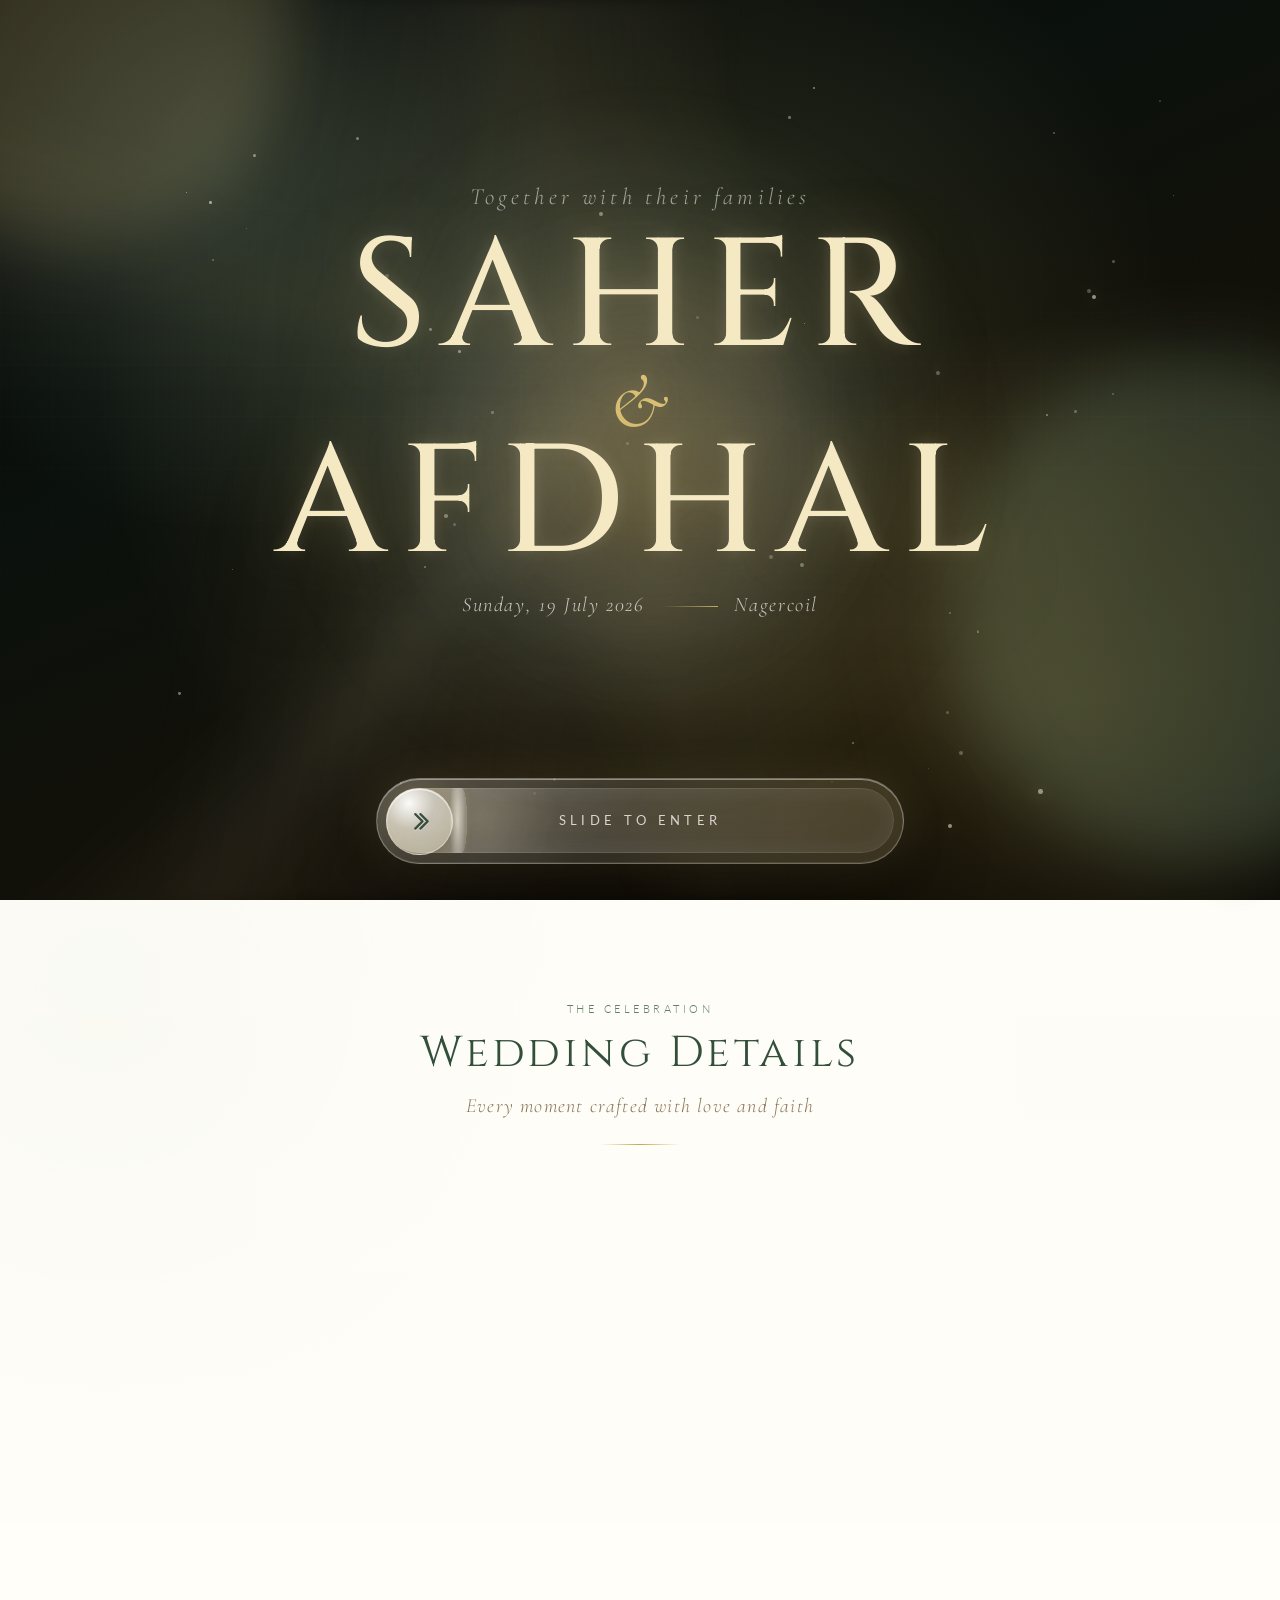
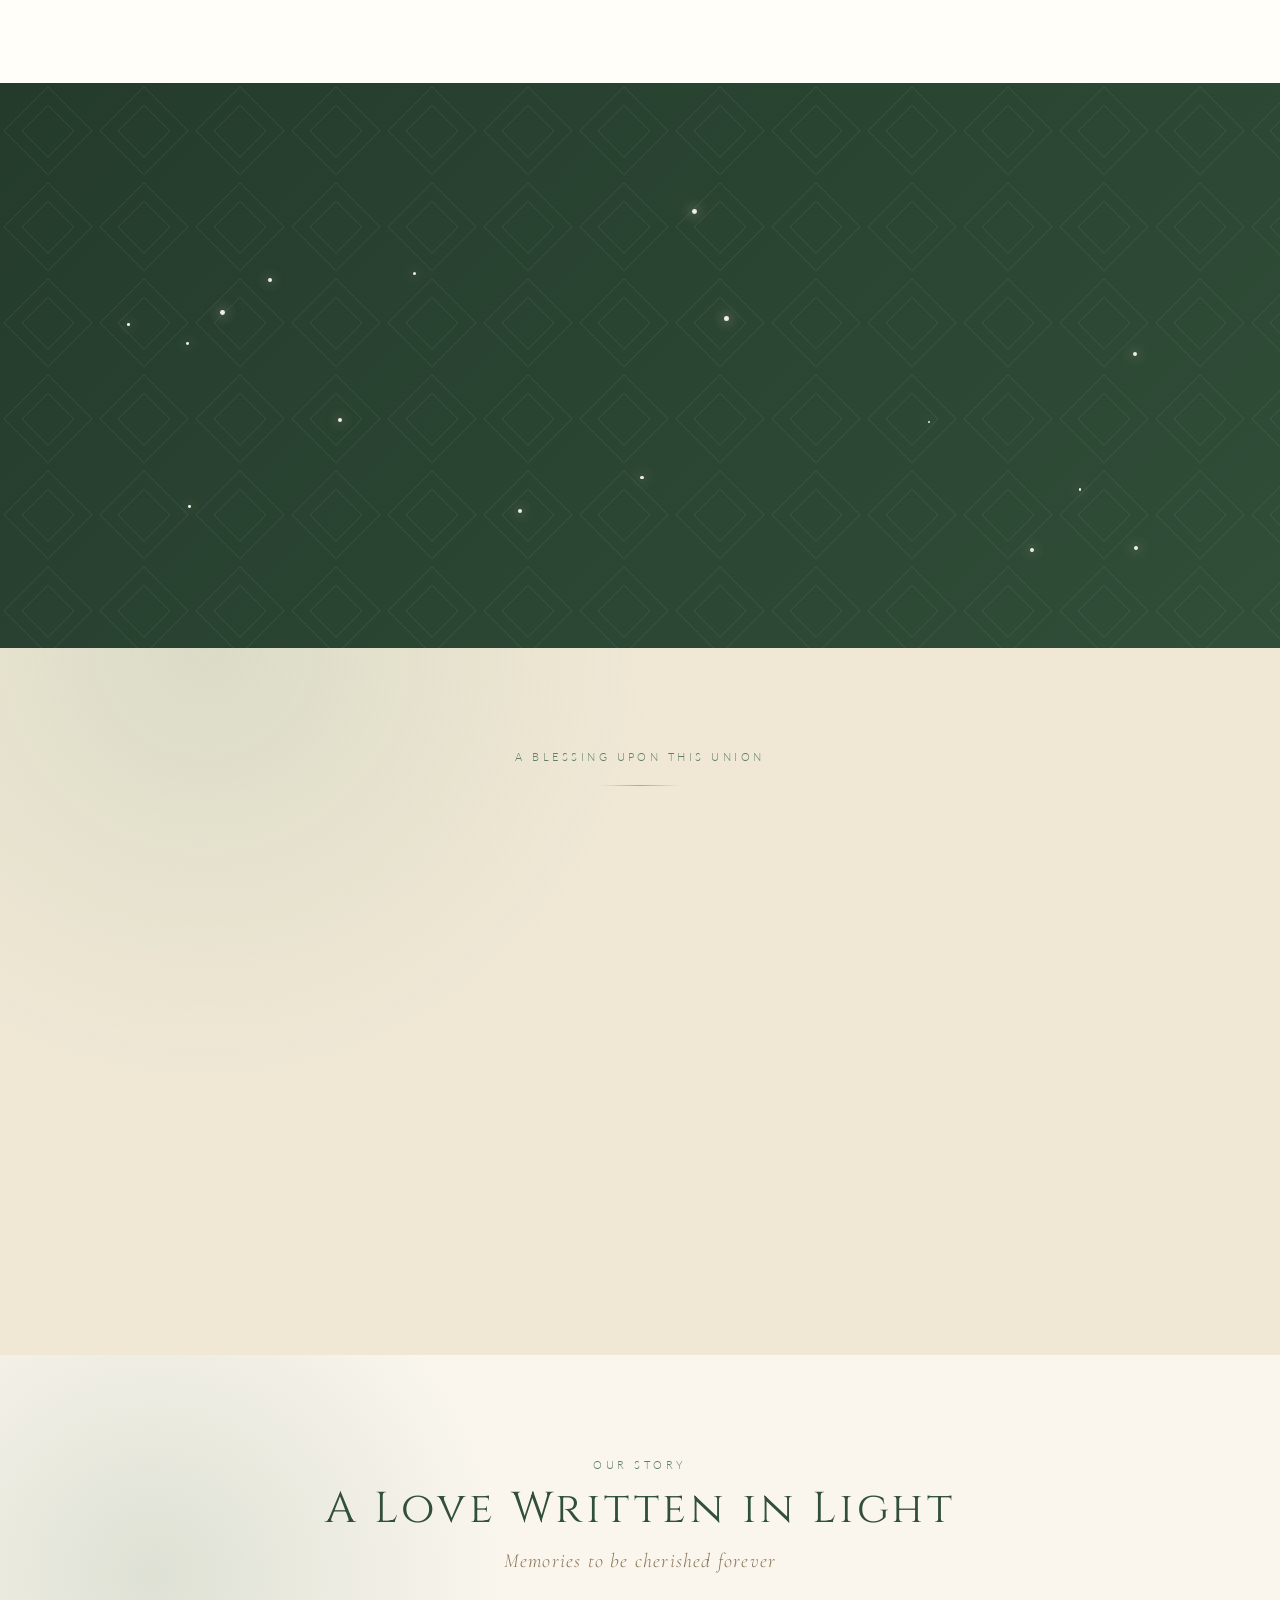
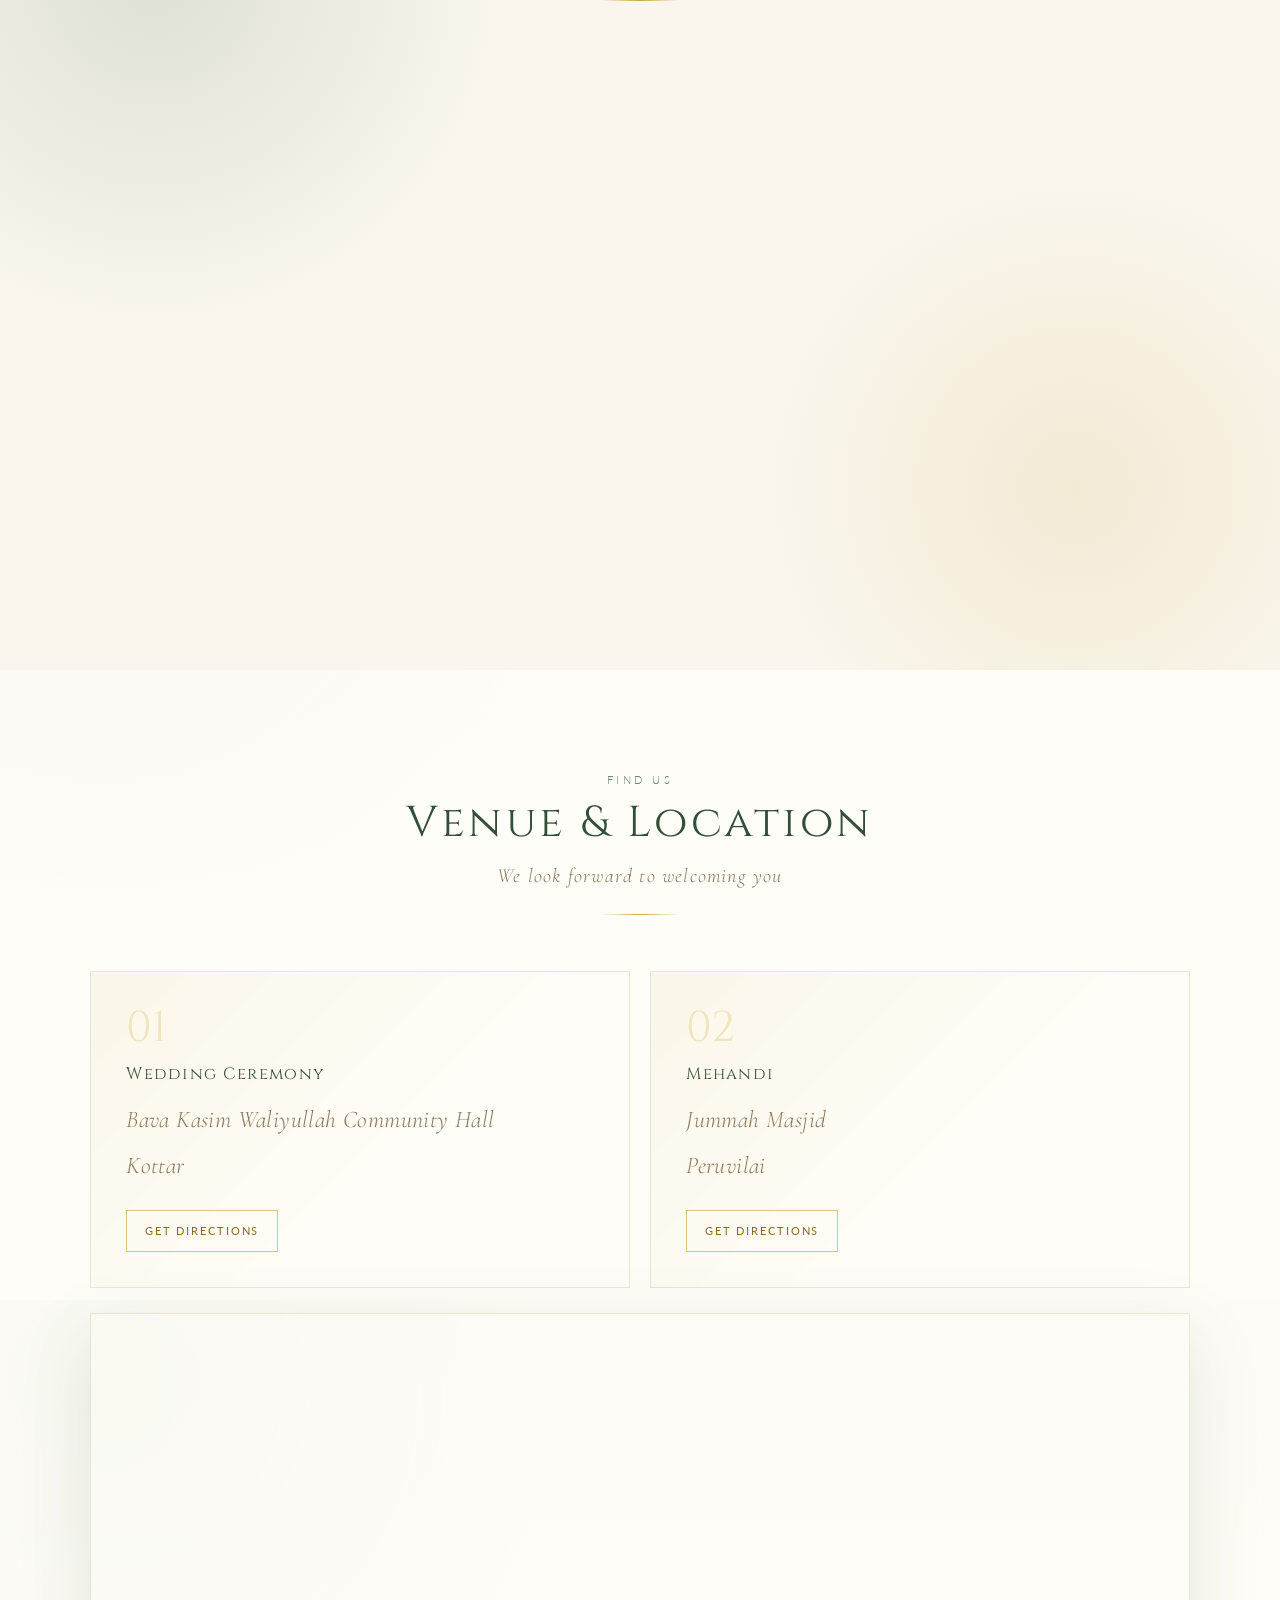
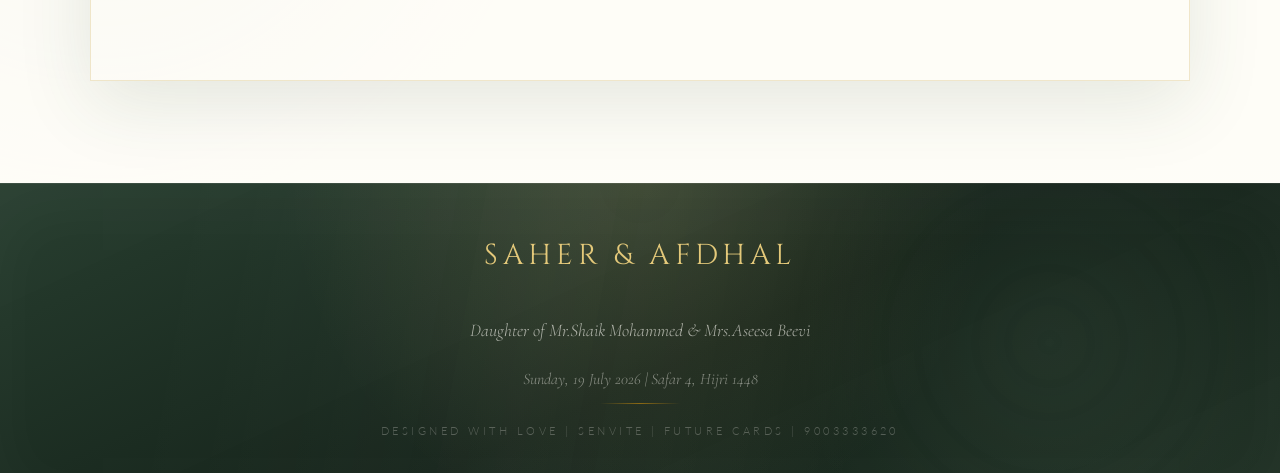
<file: index.html>
<!DOCTYPE html>
<html lang="en">

<head>
  <meta charset="UTF-8">
  <meta name="viewport" content="width=device-width, initial-scale=1.0">
  <meta name="description" content="Saher and Afdhal wedding invitation">
  <title>Saher &amp; Afdhal | Wedding Invitation</title>
  <link rel="preconnect" href="https://fonts.googleapis.com">
  <link rel="preconnect" href="https://fonts.gstatic.com" crossorigin>
  <link
    href="https://fonts.googleapis.com/css2?family=Cinzel:wght@400;500;600&family=Cormorant+Garamond:ital,wght@0,400;0,500;1,400&family=Lato:wght@300;400;700&display=swap"
    rel="stylesheet">
  <link href="https://fonts.googleapis.com/css2?family=Noto+Nastaliq+Urdu:wght@400;700&display=swap" rel="stylesheet">
  <link href="https://fonts.googleapis.com/css2?family=Aref+Ruqaa:wght@400;700&display=swap" rel="stylesheet">
  <link rel="stylesheet" href="css/main.css">
  <link rel="stylesheet" href="css/animations.css">
  <link rel="stylesheet" href="css/responsive.css">
</head>

<body>
  <section class="mobile-unlock" id="mobile-unlock" aria-label="Cinematic invitation intro">
    <div class="unlock-aurora" aria-hidden="true">
      <span class="unlock-glow glow-one"></span>
      <span class="unlock-glow glow-two"></span>
      <span class="unlock-glow glow-three"></span>
    </div>
    <div class="unlock-rays" aria-hidden="true"></div>
    <div class="unlock-particles" id="unlock-particles" aria-hidden="true"></div>
    <div class="unlock-ripple" aria-hidden="true"></div>

    <div class="unlock-hero">
      <p class="unlock-subtitle">Together with their families</p>
      <h1 class="unlock-names" aria-label="Saher and Afdhal">
        <span>SAHER</span>
        <em>&amp;</em>
        <span>AFDHAL</span>
      </h1>
      <div class="unlock-meta">
        <span>Sunday, 19 July 2026</span>
        <span>Nagercoil</span>
      </div>
    </div>

    <div class="unlock-panel">
      <div class="unlock-slider" id="unlock-slider">
        <div class="unlock-track" aria-hidden="true">
          <span class="unlock-fill" id="unlock-fill"></span>
          <span class="unlock-label">Slide to Enter</span>
          <span class="unlock-shine"></span>
        </div>
        <button class="unlock-handle" id="unlock-handle" type="button" aria-label="Slide to enter">
          <svg viewBox="0 0 24 24" fill="none" aria-hidden="true">
            <path d="M8 5l7 7-7 7" />
            <path d="M13 5l7 7-7 7" />
          </svg>
        </button>
      </div>
    </div>
  </section>

  <div id="progress" aria-hidden="true"></div>

  <nav class="site-nav" id="nav" aria-label="Primary navigation">
    <a class="nav-brand" href="#hero" aria-label="Saher and Afdhal home">S &amp; A</a>
    <ul class="nav-links" id="nav-links">
      <li><a href="#details">Details</a></li>
      <li><a href="#countdown">Countdown</a></li>
      <li><a href="#verse">Blessing</a></li>
      <li><a href="#story">Story</a></li>
      <li><a href="#location">Location</a></li>
    </ul>
    <button class="nav-toggle" id="nav-toggle" type="button" aria-label="Open menu" aria-controls="nav-links"
      aria-expanded="false">
      <span></span><span></span><span></span>
    </button>
  </nav>

  <main>
    <section class="hero" id="hero">
      <div class="hero-bg" aria-hidden="true">
        <div class="watercolor wash-a"></div>
        <div class="watercolor wash-b"></div>
        <div class="watercolor wash-c"></div>
        <div class="watercolor wash-d"></div>
        <div class="pattern-layer"></div>
        <!-- Add a subtle Madina/mosque skyline PNG at this path. Transparent or softly faded artwork works best. -->
        <div class="mosque-layer" data-parallax="0.14"></div>
        <div class="mist-layer"></div>
      </div>

      <div class="hero-calligraphy" id="arabic-bg" aria-hidden="true">
        أفضال<br>ساهر
      </div>

      <div class="floating-lanterns" aria-hidden="true">
        <!-- Replace these placeholder paths with realistic transparent PNG lantern assets. -->
        <span class="lantern-shell lantern-one"><span class="lantern"></span></span>
        <span class="lantern-shell lantern-two"><span class="lantern"></span></span>
        <span class="lantern-shell lantern-three"><span class="lantern"></span></span>
        <span class="lantern-shell lantern-four"><span class="lantern"></span></span>
      </div>

      <div class="hero-content reveal-on-load">
        <p class="bismillah">بِسْمِ اللَّهِ الرَّحْمَٰنِ الرَّحِيمِ</p>
        <p class="bismillah-eng">In the Name of Allah, the Most Gracious, the Most Merciful</p>

        <p class="hero-invite">Join us in celebrating our wedding</p>
        <div class="gold-line"><span>✦</span></div>

        <h1 class="hero-name">
          <span>SAHER</span>
          <em>&amp;</em>
          <span>AFDHAL</span>
        </h1>

        <div class="hero-date-block">
          <p>Sunday, 19 July 2026</p>
          <small>Safar 4, Hijri 1448</small>
        </div>
      </div>

      <button class="scroll-indicator" type="button" data-scroll-target="#details"
        aria-label="Scroll to wedding details">
        <span class="scroll-mouse"><span></span></span>
        <span class="scroll-text">scroll</span>
      </button>
    </section>

    <section class="section details-section" id="details">
      <div class="section-inner details-inner">
        <span class="section-tag">The Celebration</span>
        <h2 class="section-title">Wedding Details</h2>
        <p class="section-sub">Every moment crafted with love and faith</p>
        <div class="divider-gold"></div>

        <div class="detail-cards">
          <article class="detail-card reveal">
            <div class="detail-icon" aria-hidden="true">
              <svg viewBox="0 0 24 24" fill="none">
                <rect x="3" y="4" width="18" height="18" rx="2" />
                <line x1="16" y1="2" x2="16" y2="6" />
                <line x1="8" y1="2" x2="8" y2="6" />
                <line x1="3" y1="10" x2="21" y2="10" />
              </svg>
            </div>
            <p class="detail-label">Date</p>
            <h3>Sunday, 19 July 2026</h3>
            <p>Safar 4, Hijri 1448</p>
          </article>

          <article class="detail-card reveal">
            <div class="detail-icon" aria-hidden="true">
              <svg viewBox="0 0 24 24" fill="none">
                <circle cx="12" cy="12" r="10" />
                <polyline points="12 6 12 12 16 14" />
              </svg>
            </div>
            <p class="detail-label">Mehandi</p>
            <h3>18 July 2026</h3>
            <h3>5:00 PM to 9:00 PM</h3>
            <p>Jummah Masjid<br>Peruvilai</p>
          </article>

          <article class="detail-card reveal">
            <div class="detail-icon" aria-hidden="true">
              <svg viewBox="0 0 24 24" fill="none">
                <path d="M4 19h16" />
                <path d="M6 19v-7a6 6 0 0 1 12 0v7" />
                <path d="M9 19v-5h6v5" />
                <path d="M12 3v3" />
              </svg>
            </div>
            <p class="detail-label">Wedding Ceremony</p>
            <h3>19 July 2026</h3>
            <h3>11:30 AM to 2:00 PM</h3>
            <p>Bawakasim Waliyullah Community Hall<br>Elankadai, Kottar, Nagercoil</p>
          </article>
        </div>
      </div>
    </section>

    <section class="countdown-section" id="countdown">
      <div class="section-inner countdown-inner">
        <span class="section-tag section-tag-light">Time Remaining</span>
        <h2 class="section-title section-title-light">Counting Down to Forever</h2>
        <p class="section-sub section-sub-light">The blessed day draws near</p>
        <div class="countdown-grid" aria-live="polite">
          <div class="countdown-unit"><span class="count-num" id="cd-days">00</span><span
              class="count-label">Days</span></div>
          <div class="countdown-unit"><span class="count-num" id="cd-hours">00</span><span
              class="count-label">Hours</span></div>
          <div class="countdown-unit"><span class="count-num" id="cd-mins">00</span><span
              class="count-label">Minutes</span></div>
          <div class="countdown-unit"><span class="count-num" id="cd-secs">00</span><span
              class="count-label">Seconds</span></div>
        </div>
      </div>
    </section>

    <section class="section verse-section" id="verse">
      <div class="section-inner verse-inner">
        <span class="section-tag">A Blessing Upon This Union</span>
        <div class="divider-gold"></div>
        <blockquote class="verse-frame reveal">
          <span class="corner corner-tr"></span>
          <span class="corner corner-bl"></span>
          <p class="verse-arabic">وَمِنْ آيَاتِهِ أَنْ خَلَقَ لَكُم مِّنْ أَنفُسِكُمْ أَزْوَاجًا لِّتَسْكُنُوا إِلَيْهَا
            وَجَعَلَ بَيْنَكُم مَّوَدَّةً وَرَحْمَةً</p>
          <p class="verse-trans">And of His signs is that He created for you from yourselves mates that you may find
            tranquility in them; and He placed between you affection and mercy.</p>
          <cite>Quran 30:21 | Surah Ar-Rum</cite>
        </blockquote>
      </div>
    </section>

    <section class="section story-section" id="story">
      <div class="story-bg" aria-hidden="true"></div>
      <div class="section-inner story-inner">
        <span class="section-tag">Our Story</span>
        <h2 class="section-title">A Love Written in Light</h2>
        <p class="section-sub">Memories to be cherished forever</p>
        <div class="divider-gold"></div>

        <div class="story-copy reveal">
          <p class="story-lead">With gratitude to Allah, two families gather around a promise made with tenderness,
            faith, and quiet joy.</p>
          <p>Every prayer, every shared smile, and every blessing has led to this day. We invite you to witness the
            beginning of a new chapter for Saher and Afdhal, surrounded by the people whose presence makes the
            celebration complete.</p>
          <p class="story-quote">May this union be filled with barakah, mercy, companionship, and a love that grows
            softer and stronger with time.</p>
        </div>
      </div>
    </section>

    <section class="section location-section" id="location">
      <div class="section-inner location-inner">
        <span class="section-tag">Find Us</span>
        <h2 class="section-title">Venue &amp; Location</h2>
        <p class="section-sub">We look forward to welcoming you</p>
        <div class="divider-gold"></div>

        <div class="location-cards">
          <article class="loc-card reveal">
            <span>01</span>
            <h3>Wedding Ceremony</h3>
            <p>Bava Kasim Waliyullah Community Hall<br>Kottar</p>
            <a class="luxury-link" href="https://maps.app.goo.gl/FMW9myU2BBECAM8P6?g_st=ac" target="_blank" rel="noreferrer">Get
              Directions</a>
          </article>
          <article class="loc-card reveal">
            <span>02</span>
            <h3>Mehandi</h3>
            <p>Jummah Masjid<br>Peruvilai</p>
            <a class="luxury-link" href="https://maps.app.goo.gl/NmaRthPkWnetFypF9?g_st=aw" target="_blank" rel="noreferrer">Get
              Directions</a>
          </article>
        </div>

        <div class="map-wrap reveal">
          <iframe
            src="https://www.google.com/maps/embed?pb=!1m18!1m12!1m3!1d3949.401475493828!2d77.4443843!3d8.162244!2m3!1f0!2f0!3f0!3m2!1i1024!2i768!4f13.1!3m3!1m2!1s0x3b04f10c89816d77%3A0x3e15342ee7b53de5!2sBava%20Kasim%20Waliyullah%20Community%20Hall!5e0!3m2!1sen!2sin!4v1778334446871!5m2!1sen!2sin"
            loading="lazy" allowfullscreen referrerpolicy="no-referrer-when-downgrade"
            title="Bava Kasim Waliyullah Community Hall map"></iframe>
        </div>
      </div>
    </section>

  </main>

  <footer class="site-footer">
    <div class="footer-names">SAHER &amp; AFDHAL</div>
    <p class="footer-parent-names">
      <br>Daughter of Mr.Shaik Mohammed &amp; Mrs.Aseesa Beevi<br>
    </p>
    <div class="footer-date">Sunday, 19 July 2026 | Safar 4, Hijri 1448</div>

    <div class="footer-divider"></div>
    <div class="footer-copy">Designed with love | Senvite | Future Cards | 9003333620</div>
  </footer>

  <button id="music-btn" type="button" title="Toggle ambient music" aria-label="Toggle ambient music">
    <svg id="music-icon" viewBox="0 0 24 24" fill="none" stroke-width="1.5" stroke-linecap="round"
      stroke-linejoin="round" aria-hidden="true">
      <path d="M9 18V5l12-2v13" />
      <circle cx="6" cy="18" r="3" />
      <circle cx="18" cy="16" r="3" />
    </svg>
  </button>
  <audio id="introAudio" preload="auto">
    <source src="assets/audio/intro-music.mp3" type="audio/mpeg">
  </audio>

  <script src="js/countdown.js" defer></script>
  <script src="js/animations.js" defer></script>
  <script src="js/main.js" defer></script>
</body>

</html>
</file>
<file: css/main.css>
:root {
  --sage-950: #243b2c;
  --sage-900: #314f39;
  --sage-800: #3f6147;
  --sage-700: #5f8066;
  --sage-500: #88a98f;
  --sage-200: #d8e4d6;
  --ivory-50: #fffdf7;
  --ivory-100: #faf6ed;
  --ivory-200: #f0e8d5;
  --gold-700: #8b6914;
  --gold-500: #c9a84c;
  --gold-300: #e4c97a;
  --gold-100: #f5e9c4;
  --ink-900: #2c2416;
  --ink-700: #5a4a30;
  --ink-500: #8a7558;
  --white: #fffef9;
  --font-display: "Cinzel", serif;
  --font-serif: "Cormorant Garamond", serif;
  --font-body: "Lato", sans-serif;
  --font-arabic: "Noto Nastaliq Urdu", serif;
  --shadow-soft: 0 22px 70px rgba(49, 79, 57, 0.12);
  --shadow-gold: 0 18px 50px rgba(201, 168, 76, 0.16);
  --ease-luxury: cubic-bezier(0.19, 1, 0.22, 1);
  --section-pad: clamp(4.5rem, 8vw, 7rem);
}

*,
*::before,
*::after {
  box-sizing: border-box;
}

html {
  scroll-behavior: smooth;
  font-size: 16px;
}

body {
  margin: 0;
  overflow-x: hidden;
  background:
    radial-gradient(circle at 8% 10%, rgba(136, 169, 143, 0.22), transparent 28rem),
    linear-gradient(180deg, var(--ivory-100), var(--ivory-50));
  color: var(--ink-900);
  font-family: var(--font-body);
  font-weight: 300;
  text-rendering: optimizeLegibility;
}

body.nav-open {
  overflow: hidden;
}

body.unlock-active {
  height: 100dvh;
  overflow: hidden;
}

body.unlock-revealed main,
body.unlock-revealed .site-nav,
body.unlock-revealed .site-footer,
body.unlock-revealed #music-btn {
  animation: siteCinematicReveal 1.18s var(--ease-luxury) both;
}

img,
svg {
  display: block;
}

a {
  color: inherit;
}

button,
input,
textarea {
  font: inherit;
}

button {
  cursor: pointer;
}

.mobile-unlock {
  --unlock-progress: 0;
  --unlock-x: 0px;
  --unlock-lift: 0px;
  position: fixed;
  inset: 0;
  z-index: 12000;
  display: grid;
  min-height: 100svh;
  min-height: 100dvh;
  padding: max(2rem, env(safe-area-inset-top)) clamp(1rem, 4vw, 4rem) max(1.4rem, env(safe-area-inset-bottom));
  place-items: center;
  overflow: hidden;
  background:
    radial-gradient(circle at 50% 42%, rgba(228, 201, 122, 0.18), transparent min(34rem, 68vw)),
    radial-gradient(circle at 18% 20%, rgba(136, 169, 143, 0.24), transparent 22rem),
    radial-gradient(circle at 84% 78%, rgba(201, 168, 76, 0.2), transparent 24rem),
    linear-gradient(155deg, #030403 0%, #0b110d 36%, #141007 68%, #030302 100%);
  color: var(--white);
  isolation: isolate;
  opacity: 1;
  touch-action: none;
  visibility: visible;
  transition: opacity 0.95s var(--ease-luxury), visibility 0.95s var(--ease-luxury), transform 1.1s var(--ease-luxury), filter 1.1s var(--ease-luxury);
}

.mobile-unlock.is-active {
  opacity: 1;
  visibility: visible;
}

.mobile-unlock.is-leaving {
  opacity: 0;
  filter: blur(16px) brightness(1.35);
  visibility: hidden;
  transform: scale(1.08);
}

.mobile-unlock::before {
  position: absolute;
  inset: 0;
  z-index: -1;
  content: "";
  background:
    linear-gradient(100deg, transparent 0 18%, rgba(255, 255, 255, 0.08) 36%, transparent 54%),
    linear-gradient(78deg, transparent 0 42%, rgba(228, 201, 122, 0.12) 49%, transparent 62%),
    radial-gradient(circle at 50% 45%, rgba(255, 253, 247, 0.13), transparent 20rem);
  filter: blur(7px);
  opacity: calc(0.45 + (var(--unlock-progress) * 0.32));
  transform: translate3d(calc(var(--unlock-progress) * -2rem), calc(var(--unlock-progress) * 1rem), 0) scale(calc(1 + var(--unlock-progress) * 0.045));
}

.mobile-unlock::after {
  position: absolute;
  inset: 0;
  z-index: -1;
  content: "";
  background-image:
    linear-gradient(rgba(255, 253, 247, 0.035) 1px, transparent 1px),
    linear-gradient(90deg, rgba(255, 253, 247, 0.03) 1px, transparent 1px);
  background-size: 3.25rem 3.25rem;
  mask-image: linear-gradient(180deg, rgba(0, 0, 0, 0.2), #000 44%, rgba(0, 0, 0, 0.1));
  opacity: 0.42;
}

.unlock-aurora,
.unlock-particles,
.unlock-rays,
.unlock-ripple {
  position: absolute;
  inset: 0;
  pointer-events: none;
}

.unlock-rays {
  z-index: -1;
  opacity: calc(0.42 + var(--unlock-progress) * 0.28);
  background:
    conic-gradient(from 196deg at 50% 42%, transparent 0 16deg, rgba(245, 233, 196, 0.13) 23deg, transparent 32deg 72deg, rgba(228, 201, 122, 0.09) 84deg, transparent 96deg 360deg);
  filter: blur(14px);
  mix-blend-mode: screen;
  transform: translate3d(0, calc(var(--unlock-progress) * -0.75rem), 0) scale(1.24);
}

.unlock-glow {
  position: absolute;
  display: block;
  border-radius: 999px;
  filter: blur(34px);
  mix-blend-mode: screen;
  opacity: 0.72;
  will-change: transform, opacity;
}

.glow-one {
  top: -12rem;
  left: -9rem;
  width: clamp(19rem, 34vw, 32rem);
  height: clamp(19rem, 34vw, 32rem);
  background: rgba(228, 201, 122, 0.28);
  transform: translate3d(calc(var(--unlock-progress) * 4rem), calc(var(--unlock-progress) * 2rem), 0);
}

.glow-two {
  right: -11rem;
  bottom: 4%;
  width: clamp(22rem, 40vw, 38rem);
  height: clamp(22rem, 40vw, 38rem);
  background: rgba(95, 128, 102, 0.42);
  transform: translate3d(calc(var(--unlock-progress) * -4.4rem), calc(var(--unlock-progress) * -1.8rem), 0);
}

.glow-three {
  top: 30%;
  left: 50%;
  width: clamp(18rem, 30vw, 31rem);
  height: clamp(18rem, 30vw, 31rem);
  background: rgba(255, 253, 247, 0.1);
  transform: translate3d(calc(-50% + var(--unlock-progress) * -1rem), calc(var(--unlock-progress) * 1.4rem), 0) scale(calc(1 + var(--unlock-progress) * 0.26));
}

.unlock-particle {
  position: absolute;
  left: var(--px);
  top: var(--py);
  width: var(--ps);
  height: var(--ps);
  border-radius: 50%;
  background: rgba(255, 253, 247, 0.72);
  box-shadow: 0 0 16px rgba(228, 201, 122, 0.62);
  opacity: var(--po);
  transform: translate3d(calc(var(--unlock-progress) * var(--pd)), calc(var(--unlock-progress) * -1.35rem), 0);
  will-change: transform, opacity;
}

.unlock-hero {
  position: relative;
  z-index: 2;
  display: grid;
  width: min(100%, 72rem);
  justify-items: center;
  gap: clamp(0.85rem, 1.8vw, 1.4rem);
  padding-bottom: clamp(5.8rem, 12vh, 8.5rem);
  text-align: center;
  transform: translate3d(0, calc(var(--unlock-progress) * -0.55rem), 0);
  animation: unlockHeroFloat 7s ease-in-out 1.4s infinite;
}

.unlock-hero::before {
  position: absolute;
  top: 50%;
  left: 50%;
  z-index: -1;
  width: min(46rem, 88vw);
  height: min(46rem, 88vw);
  content: "";
  border-radius: 50%;
  background: radial-gradient(circle, rgba(228, 201, 122, 0.2), rgba(136, 169, 143, 0.09) 38%, transparent 69%);
  filter: blur(20px);
  transform: translate3d(-50%, -50%, 0) scale(calc(1 + var(--unlock-progress) * 0.18));
}

.unlock-subtitle {
  margin: 0;
  color: rgba(255, 253, 247, 0.56);
  font-family: var(--font-serif);
  font-size: clamp(1rem, 2.2vw, 1.45rem);
  font-style: italic;
  letter-spacing: 0.18em;
  line-height: 1.4;
  opacity: 0;
  animation: unlockFadeUp 1.2s var(--ease-luxury) 0.28s forwards;
}

.unlock-names {
  position: relative;
  display: grid;
  gap: clamp(0.04rem, 0.6vw, 0.45rem);
  margin: 0;
  color: var(--gold-100);
  font-family: var(--font-display);
  font-size: clamp(3.4rem, 12vw, 10.6rem);
  font-weight: 500;
  letter-spacing: clamp(0.08em, 1.1vw, 0.18em);
  line-height: 0.82;
  text-shadow:
    0 0 16px rgba(245, 233, 196, 0.16),
    0 0 54px rgba(228, 201, 122, 0.28),
    0 28px 78px rgba(0, 0, 0, 0.52);
  opacity: 0;
  transform: translate3d(0, 1.8rem, 0) scale(0.98);
  animation: unlockNamesReveal 1.45s var(--ease-luxury) 0.46s forwards;
}

.unlock-names::after {
  position: absolute;
  inset: -0.16em -0.24em;
  content: "";
  background: linear-gradient(105deg, transparent 20%, rgba(255, 255, 255, 0.5) 43%, rgba(228, 201, 122, 0.3) 50%, transparent 68%);
  mix-blend-mode: screen;
  opacity: 0;
  transform: translateX(-46%);
  animation: unlockNameShimmer 5.8s ease-in-out 1.9s infinite;
  pointer-events: none;
}

.unlock-names span,
.unlock-names em {
  display: block;
}

.unlock-names em {
  color: rgba(228, 201, 122, 0.92);
  font-family: var(--font-serif);
  font-size: clamp(2.2rem, 6vw, 6rem);
  font-style: italic;
  font-weight: 400;
  letter-spacing: 0.03em;
  line-height: 0.85;
}

.unlock-meta {
  display: flex;
  flex-wrap: wrap;
  justify-content: center;
  gap: 0.5rem 1rem;
  color: rgba(255, 253, 247, 0.72);
  font-family: var(--font-serif);
  font-size: clamp(1rem, 2vw, 1.28rem);
  font-style: italic;
  letter-spacing: 0.08em;
  line-height: 1.5;
  opacity: 0;
  animation: unlockFadeUp 1.25s var(--ease-luxury) 0.78s forwards;
}

.unlock-meta span + span::before {
  content: "";
  display: inline-block;
  width: 3.6rem;
  height: 1px;
  margin-right: 1rem;
  vertical-align: middle;
  background: linear-gradient(90deg, transparent, rgba(228, 201, 122, 0.78));
}

.unlock-panel {
  position: absolute;
  right: clamp(1rem, 4vw, 3rem);
  bottom: max(clamp(1.25rem, 4vh, 2.6rem), env(safe-area-inset-bottom));
  left: clamp(1rem, 4vw, 3rem);
  display: grid;
  justify-items: center;
  gap: 0.85rem;
  transform: translate3d(0, calc(var(--unlock-progress) * -0.5rem), 0);
}

.unlock-slider {
  position: relative;
  width: min(31rem, 100%);
  height: clamp(4.45rem, 8vw, 5.35rem);
  padding: clamp(0.42rem, 0.9vw, 0.58rem);
  border: 1px solid rgba(255, 253, 247, 0.28);
  border-radius: 999px;
  background:
    linear-gradient(135deg, rgba(255, 255, 255, 0.2), rgba(255, 255, 255, 0.055) 46%, rgba(228, 201, 122, 0.08)),
    rgba(255, 255, 255, 0.075);
  box-shadow:
    0 26px 86px rgba(0, 0, 0, 0.45),
    0 0 48px rgba(228, 201, 122, calc(0.16 + var(--unlock-progress) * 0.3)),
    inset 0 1px 0 rgba(255, 255, 255, 0.42),
    inset 0 -1px 0 rgba(255, 255, 255, 0.09);
  -webkit-backdrop-filter: blur(22px) saturate(1.65);
  backdrop-filter: blur(22px) saturate(1.65);
  animation: unlockBreath 3.8s ease-in-out infinite;
  touch-action: none;
  user-select: none;
  contain: layout paint;
  opacity: 0;
  transform: translate3d(0, 1.2rem, 0);
  animation-name: unlockFadeUp, unlockBreath;
  animation-duration: 1.2s, 3.8s;
  animation-timing-function: var(--ease-luxury), ease-in-out;
  animation-delay: 1.05s, 2.2s;
  animation-fill-mode: forwards, none;
  animation-iteration-count: 1, infinite;
}

.unlock-slider.is-dragging {
  animation-play-state: paused;
  box-shadow:
    0 22px 64px rgba(0, 0, 0, 0.36),
    0 0 34px rgba(228, 201, 122, 0.26),
    inset 0 1px 0 rgba(255, 255, 255, 0.38);
  transform: translate3d(0, 0, 0) scale(1.018);
}

.unlock-track,
.unlock-fill,
.unlock-label,
.unlock-shine {
  border-radius: inherit;
  pointer-events: none;
}

.unlock-track {
  position: absolute;
  inset: clamp(0.42rem, 0.9vw, 0.58rem);
  overflow: hidden;
  background:
    linear-gradient(90deg, rgba(255, 253, 247, 0.13), rgba(255, 253, 247, 0.025)),
    radial-gradient(circle at 18% 50%, rgba(245, 233, 196, 0.16), transparent 5rem),
    rgba(255, 255, 255, 0.04);
}

.unlock-track::after {
  position: absolute;
  inset: 0;
  content: "";
  border: 1px solid rgba(255, 255, 255, 0.12);
  border-radius: inherit;
  box-shadow: inset 0 0 22px rgba(255, 255, 255, 0.07);
}

.unlock-fill {
  position: absolute;
  inset: 0;
  background:
    linear-gradient(90deg, rgba(228, 201, 122, 0.3), rgba(255, 253, 247, 0.22)),
    radial-gradient(circle at 88% 50%, rgba(255, 253, 247, 0.75), transparent 3.2rem);
  box-shadow: 0 0 44px rgba(228, 201, 122, 0.24);
  transform: scaleX(calc(0.16 + var(--unlock-progress) * 0.84));
  transform-origin: left center;
  will-change: transform;
}

.unlock-label {
  position: absolute;
  inset: 0;
  display: grid;
  place-items: center;
  color: rgba(255, 253, 247, calc(0.78 - var(--unlock-progress) * 0.5));
  font-size: clamp(0.72rem, 1.45vw, 0.84rem);
  font-weight: 400;
  letter-spacing: 0.32em;
  line-height: 1;
  text-transform: uppercase;
  text-shadow: 0 0 18px rgba(255, 253, 247, 0.18);
}

.unlock-shine {
  position: absolute;
  inset: 0;
  background: linear-gradient(105deg, transparent 0 26%, rgba(255, 255, 255, 0.34) 42%, transparent 58%);
  transform: translateX(-80%);
  animation: unlockShine 2.8s ease-in-out infinite;
}

.unlock-handle {
  position: relative;
  z-index: 2;
  display: grid;
  width: calc(clamp(4.45rem, 8vw, 5.35rem) - clamp(0.84rem, 1.8vw, 1.16rem));
  height: calc(clamp(4.45rem, 8vw, 5.35rem) - clamp(0.84rem, 1.8vw, 1.16rem));
  place-items: center;
  padding: 0;
  border: 1px solid rgba(255, 253, 247, 0.42);
  border-radius: 50%;
  background:
    radial-gradient(circle at 34% 22%, rgba(255, 255, 255, 0.96), rgba(255, 253, 247, 0.36) 38%, rgba(228, 201, 122, 0.18)),
    rgba(255, 255, 255, 0.22);
  box-shadow:
    0 14px 34px rgba(0, 0, 0, 0.3),
    0 0 24px rgba(228, 201, 122, calc(0.22 + var(--unlock-progress) * 0.35)),
    inset 0 1px 0 rgba(255, 255, 255, 0.7);
  transform: translate3d(var(--unlock-x), 0, 0) scale(calc(1 + var(--unlock-progress) * 0.045));
  transition: box-shadow 0.2s ease;
  will-change: transform;
}

.unlock-handle svg {
  width: 1.55rem;
  height: 1.55rem;
  stroke: rgba(36, 59, 44, 0.88);
  stroke-linecap: round;
  stroke-linejoin: round;
  stroke-width: 2.2;
  filter: drop-shadow(0 1px 0 rgba(255, 255, 255, 0.42));
  animation: unlockArrowPulse 1.45s ease-in-out infinite;
}

.unlock-slider.is-dragging .unlock-handle {
  box-shadow:
    0 18px 40px rgba(0, 0, 0, 0.34),
    0 0 34px rgba(245, 233, 196, 0.48),
    inset 0 1px 0 rgba(255, 255, 255, 0.76);
}

.unlock-ripple {
  opacity: 0;
  background:
    radial-gradient(circle at 50% 50%, rgba(255, 253, 247, 0.7), transparent 4rem),
    radial-gradient(circle at 50% 50%, transparent 0 7rem, rgba(245, 233, 196, 0.58) 7.2rem, transparent 18rem),
    linear-gradient(105deg, transparent 34%, rgba(255, 253, 247, 0.72), transparent 66%);
  transform: scale(0.52);
}

.mobile-unlock.is-unlocked .unlock-ripple {
  animation: unlockRipple 0.82s var(--ease-luxury) forwards;
}

.mobile-unlock.is-unlocked .unlock-particle {
  animation: unlockBurst 0.9s var(--ease-luxury) forwards;
}

.enter-confetti {
  position: fixed;
  inset: 0;
  z-index: 20000;
  pointer-events: none;
  overflow: hidden;
}

.enter-confetti span {
  position: absolute;
  left: 50%;
  top: 50%;
  width: var(--cw);
  height: var(--ch);
  border-radius: 999px;
  background: var(--cc);
  box-shadow: 0 0 18px rgba(228, 201, 122, 0.38);
  opacity: 0;
  transform: translate3d(-50%, -50%, 0) rotate(var(--cr));
  animation: enterConfettiPop 1.3s var(--ease-luxury) forwards;
}

.gold-line span {
  color: var(--gold-500);
}

.divider-gold,
.footer-divider {
  width: 5rem;
  height: 1px;
  margin-inline: auto;
  background: linear-gradient(90deg, transparent, var(--gold-500), transparent);
}

#progress {
  position: fixed;
  top: 0;
  left: 0;
  z-index: 1000;
  width: 0;
  height: 2px;
  background: linear-gradient(90deg, var(--sage-700), var(--gold-500));
  transform-origin: left center;
}

.site-nav {
  position: fixed;
  top: 0;
  left: 0;
  right: 0;
  z-index: 100;
  display: flex;
  align-items: center;
  justify-content: space-between;
  padding: 1rem clamp(1.25rem, 4vw, 3rem);
  transition: background 0.45s var(--ease-luxury), box-shadow 0.45s var(--ease-luxury), backdrop-filter 0.45s var(--ease-luxury);
}

.site-nav.scrolled,
.site-nav.menu-open {
  background: rgba(250, 246, 237, 0.9);
  box-shadow: 0 1px 28px rgba(44, 36, 22, 0.08);
  backdrop-filter: blur(16px);
}

.nav-brand {
  color: var(--sage-900);
  font-family: var(--font-display);
  font-size: 1rem;
  letter-spacing: 0.22em;
  text-decoration: none;
}

.nav-links {
  display: flex;
  gap: clamp(1.1rem, 2.5vw, 2rem);
  align-items: center;
  padding: 0;
  margin: 0;
  list-style: none;
}

.nav-links a {
  position: relative;
  color: var(--ink-700);
  font-size: 0.7rem;
  letter-spacing: 0.18em;
  text-decoration: none;
  text-transform: uppercase;
}

.nav-links a::after {
  position: absolute;
  left: 0;
  bottom: -0.45rem;
  width: 100%;
  height: 1px;
  content: "";
  background: var(--gold-500);
  transform: scaleX(0);
  transform-origin: right;
  transition: transform 0.45s var(--ease-luxury);
}

.nav-links a:hover::after,
.nav-links a:focus-visible::after {
  transform: scaleX(1);
  transform-origin: left;
}

.nav-toggle {
  display: none;
  width: 2.75rem;
  height: 2.75rem;
  place-content: center;
  gap: 0.32rem;
  padding: 0;
  border: 1px solid rgba(201, 168, 76, 0.35);
  border-radius: 50%;
  background: rgba(255, 253, 247, 0.72);
}

.nav-toggle span {
  display: block;
  width: 1.15rem;
  height: 1px;
  background: var(--sage-900);
  transition: transform 0.35s var(--ease-luxury), opacity 0.35s var(--ease-luxury);
}

.hero {
  position: relative;
  isolation: isolate;
  display: grid;
  min-height: 100svh;
  place-items: center;
  overflow: hidden;
  padding: 7.5rem 1.5rem 5.5rem;
  background: var(--ivory-100);
}

.hero::before {
  position: absolute;
  inset: clamp(0.75rem, 2vw, 1.25rem);
  z-index: 1;
  content: "";
  border: 1px solid rgba(201, 168, 76, 0.42);
  pointer-events: none;
}

.hero-calligraphy {
  top: clamp(3rem, 6vw, 5rem);
  right: clamp(1.5rem, 5vw, 4rem);
  z-index: -1;

  color: rgba(63, 97, 71, 0.13);

  direction: rtl;
  font-family: "Aref Ruqaa", serif;

  font-size: clamp(5rem, 14vw, 10rem);
  font-weight: 700;

  line-height: 0.85;
  letter-spacing: 0.02em;

  text-align: right;

  transform: rotate(-4deg);

  user-select: none;

  text-shadow:
    0 0 30px rgba(201, 168, 76, 0.08),
    0 10px 40px rgba(63, 97, 71, 0.08);
}

.hero-bg,
.watercolor,
.pattern-layer,
.mosque-layer,
.mist-layer,
.hero-calligraphy,
.floating-lanterns,
.story-bg {
  position: absolute;
  pointer-events: none;
}

.hero-bg {
  inset: 0;
  z-index: -3;
  overflow: hidden;
}

.watercolor {
  border-radius: 999px;
  filter: blur(42px);
  opacity: 0.34;
  z-index: 1;
  will-change: transform;
}

.wash-a {
  top: -8rem;
  left: -7rem;
  width: clamp(17rem, 35vw, 31rem);
  height: clamp(17rem, 35vw, 31rem);
  background: rgba(63, 97, 71, 0.58);
}

.wash-b {
  right: -8rem;
  bottom: -7rem;
  width: clamp(18rem, 38vw, 34rem);
  height: clamp(18rem, 38vw, 34rem);
  background: rgba(95, 128, 102, 0.38);
}

.wash-c {
  top: 22%;
  right: 5%;
  width: 17rem;
  height: 17rem;
  background: rgba(201, 168, 76, 0.16);
}

.wash-d {
  left: 8%;
  bottom: 7%;
  width: 20rem;
  height: 20rem;
  background: rgba(136, 169, 143, 0.28);
}

.pattern-layer {
  inset: 0;
  z-index: 4;
  opacity: 0.045;
  background-image: url("data:image/svg+xml,%3Csvg width='84' height='84' viewBox='0 0 84 84' xmlns='http://www.w3.org/2000/svg'%3E%3Cg fill='none' stroke='%23314f39' stroke-width='1'%3E%3Cpath d='M42 3l39 39-39 39L3 42z'/%3E%3Cpath d='M42 18l24 24-24 24-24-24z'/%3E%3C/g%3E%3C/svg%3E");
}

.mosque-layer {
  left: 50%;
  bottom: 0;
  z-index: 2;
  width: 100%;
  min-width: 80rem;
  height: 78%;
  background:
    radial-gradient(ellipse at 50% 66%, rgba(228, 201, 122, 0.22), transparent 38%),
    linear-gradient(180deg, rgba(250, 246, 237, 0.02) 0%, rgba(250, 246, 237, 0.12) 46%, rgba(250, 246, 237, 0.72) 84%, var(--ivory-100) 100%),
    url("../assets/images/mosque-bg.png") center bottom / cover no-repeat;
  filter: saturate(1.15) contrast(1.22) blur(0.1px);
  opacity: 0.58;
  transform: translate3d(-50%, 0, 0);
  will-change: transform;
}

.mosque-layer::before {
  position: absolute;
  left: 50%;
  bottom: 4%;
  z-index: -1;
  width: min(88rem, 112vw);
  height: 76%;
  content: "";
  background:
    radial-gradient(ellipse at 50% 58%, rgba(63, 97, 71, 0.42) 0 16%, transparent 17%),
    linear-gradient(90deg, transparent 0 5%, rgba(63, 97, 71, 0.2) 5% 8%, transparent 8% 24%, rgba(63, 97, 71, 0.28) 24% 27%, transparent 27% 44%, rgba(63, 97, 71, 0.34) 44% 56%, transparent 56% 73%, rgba(63, 97, 71, 0.28) 73% 76%, transparent 76% 92%, rgba(63, 97, 71, 0.2) 92% 95%, transparent 95%),
    linear-gradient(0deg, rgba(63, 97, 71, 0.28), rgba(63, 97, 71, 0.12) 62%, transparent 63%);
  filter: blur(12px);
  opacity: 0.78;
  transform: translateX(-50%);
}

.mosque-layer::after {
  position: absolute;
  inset: -8% -10% 0;
  z-index: 2;
  content: "";
  background:
    radial-gradient(ellipse at 50% 40%, transparent 0 38%, rgba(250, 246, 237, 0.18) 58%, rgba(250, 246, 237, 0.58) 100%),
    linear-gradient(90deg, var(--ivory-100), rgba(250, 246, 237, 0.18) 15%, transparent 34%, transparent 66%, rgba(250, 246, 237, 0.18) 85%, var(--ivory-100)),
    linear-gradient(0deg, var(--ivory-100), rgba(250, 246, 237, 0.72) 21%, rgba(250, 246, 237, 0.28) 56%, transparent);
}

.mist-layer {
  inset: 0;
  z-index: 3;
  background:
    radial-gradient(ellipse at 50% 54%, transparent 0 31%, rgba(250, 246, 237, 0.26) 59%, rgba(250, 246, 237, 0.7) 100%),
    linear-gradient(180deg, rgba(250, 246, 237, 0.82), rgba(250, 246, 237, 0.18) 34%, rgba(250, 246, 237, 0.32) 66%, var(--ivory-100));
}

.hero-calligraphy {
  top: clamp(4rem, 8vw, 6.5rem);
  right: clamp(1.25rem, 6vw, 5rem);
  z-index: -1;
  color: rgba(63, 97, 71, 0.16);
  direction: rtl;
  font-family: var(--font-arabic);
  font-size: clamp(4.5rem, 15vw, 12rem);
  font-weight: 700;
  line-height: 0.83;
  text-align: right;
  user-select: none;
}

.floating-lanterns {
  inset: 0;
  z-index: 1;
  overflow: hidden;
}

.lantern-shell {
  position: absolute;
  display: block;
  width: var(--size, 8rem);
  aspect-ratio: 0.58;
  opacity: 0;
  transform: translate3d(var(--rise-x, 0), 42vh, 0) scale(0.9);
  transform-origin: center bottom;
  will-change: transform, opacity;
}

.lantern {
  display: block;
  width: 100%;
  height: 100%;
  background-image: var(--lantern-image);
  background-repeat: no-repeat;
  background-position: center;
  background-size: contain;
  filter:
    drop-shadow(0 0 14px rgba(245, 233, 196, 0.72))
    drop-shadow(0 22px 42px rgba(44, 36, 22, 0.18))
    drop-shadow(0 0 44px rgba(228, 201, 122, 0.34))
    blur(var(--blur, 0));
  transform-origin: center center;
  will-change: transform;
}

.lantern::after {
  position: absolute;
  inset: 25% 15% 20%;
  content: "";
  border-radius: 50%;
  background:
    radial-gradient(circle, rgba(255, 247, 210, 0.78), rgba(228, 201, 122, 0.28) 44%, transparent 70%);
  filter: blur(18px);
  mix-blend-mode: screen;
}

.lantern-one {
  --lantern-image: url("../assets/images/lantern1.png");
  --size: clamp(7.5rem, 13vw, 12rem);
  --rest-y: 17vh;
  --rise-x: -1.8rem;
  --rest-x: 0;
  --rest-scale: 1;
  --rest-opacity: 0.92;
  --mid-opacity: 0.82;
  top: 13%;
  right: clamp(1.6rem, 5vw, 5.2rem);
}

.lantern-two {
  --lantern-image: url("../assets/images/lantern2.png");
  --size: clamp(5.8rem, 9vw, 8.4rem);
  --rest-y: 25vh;
  --rise-x: 1.4rem;
  --rest-x: 0;
  --rest-scale: 0.94;
  --rest-opacity: 0.68;
  --mid-opacity: 0.58;
  --blur: 0.55px;
  top: 33%;
  right: clamp(0.8rem, 2.8vw, 2.6rem);
}

.lantern-three {
  --lantern-image: url("../assets/images/lantern1.png");
  --size: clamp(6.5rem, 11vw, 10rem);
  --rest-y: 22vh;
  --rise-x: 1.8rem;
  --rest-x: 0;
  --rest-scale: 0.98;
  --rest-opacity: 0.76;
  --mid-opacity: 0.66;
  --blur: 0.35px;
  top: 26%;
  left: clamp(1rem, 4.8vw, 4.6rem);
}

.lantern-four {
  --lantern-image: url("../assets/images/lantern2.png");
  --size: clamp(4.8rem, 7.5vw, 7rem);
  --rest-y: 14vh;
  --rise-x: -1rem;
  --rest-x: 0;
  --rest-scale: 0.9;
  --rest-opacity: 0.54;
  --mid-opacity: 0.46;
  --blur: 0.9px;
  top: 48%;
  left: clamp(0.6rem, 2.8vw, 2.4rem);
}

.hero-content {
  position: relative;
  z-index: 3;
  width: min(100%, 47rem);
  text-align: center;
}

.bismillah {
  margin: 0 0 0.45rem;
  color: var(--sage-900);
  direction: rtl;
  font-family: var(--font-arabic);
  font-size: clamp(1.35rem, 3vw, 2rem);
}

.bismillah-eng {
  max-width: 36rem;
  margin: 0 auto clamp(2.5rem, 5vw, 4rem);
  color: var(--ink-700);
  font-family: var(--font-serif);
  font-size: clamp(1rem, 2vw, 1.25rem);
  font-style: italic;
  line-height: 1.6;
}

.hero-invite,
.section-tag,
.detail-label,
.count-label,
.footer-copy {
  font-size: 0.68rem;
  letter-spacing: 0.32em;
  text-transform: uppercase;
}

.hero-invite {
  margin: 0 0 1rem;
  color: var(--sage-900);
  font-weight: 400;
}

.gold-line {
  display: flex;
  align-items: center;
  justify-content: center;
  gap: 1rem;
  width: min(18rem, 65vw);
  margin: 0 auto clamp(1.4rem, 3vw, 2rem);
}

.gold-line::before,
.gold-line::after {
  flex: 1;
  height: 1px;
  content: "";
  background: linear-gradient(90deg, transparent, var(--gold-500), transparent);
}

.hero-name {
  display: grid;
  gap: 0.1rem;
  margin: 0;
  color: var(--sage-900);
  font-family: var(--font-display);
  font-size: clamp(3rem, 9vw, 6.8rem);
  font-weight: 400;
  letter-spacing: 0.01em;
  line-height: 0.98;
  text-shadow: 0 18px 44px rgba(63, 97, 71, 0.12);
}

.hero-name em {
  color: var(--gold-500);
  font-family: var(--font-serif);
  font-size: clamp(1.75rem, 5vw, 3.2rem);
  font-style: italic;
  letter-spacing: 0.02em;
}

.hero-date-block {
  width: min(34rem, 92vw);
  margin: clamp(1.75rem, 4vw, 3rem) auto 0;
  padding-top: 1.35rem;
  border-top: 1px solid rgba(201, 168, 76, 0.35);
  color: var(--ink-700);
  font-family: var(--font-serif);
}

.hero-date-block p,
.hero-date-block small {
  margin: 0;
}

.hero-date-block p {
  font-size: clamp(1.08rem, 2.4vw, 1.45rem);
  font-style: italic;
  letter-spacing: 0.12em;
}

.hero-date-block small {
  display: block;
  margin-top: 0.35rem;
  color: var(--ink-500);
  font-size: 0.86rem;
  letter-spacing: 0.08em;
}

.scroll-indicator {
  position: absolute;
  bottom: 2rem;
  left: 50%;
  display: grid;
  justify-items: center;
  gap: 0.55rem;
  padding: 0;
  border: 0;
  background: transparent;
  color: var(--ink-500);
  transform: translateX(-50%);
}

.scroll-mouse {
  display: grid;
  justify-content: center;
  width: 1.25rem;
  height: 2rem;
  padding-top: 0.4rem;
  border: 1px solid rgba(90, 74, 48, 0.5);
  border-radius: 99px;
}

.scroll-mouse span {
  width: 3px;
  height: 6px;
  border-radius: 99px;
  background: var(--gold-500);
}

.scroll-text {
  font-size: 0.58rem;
  letter-spacing: 0.28em;
  text-transform: uppercase;
}

.section {
  position: relative;
  padding: var(--section-pad) 1.5rem;
}

.section-inner {
  width: min(100%, 68.75rem);
  margin: 0 auto;
}

.section-tag {
  display: block;
  margin-bottom: 0.8rem;
  color: var(--sage-700);
  text-align: center;
}

.section-title {
  margin: 0;
  color: var(--sage-900);
  font-family: var(--font-display);
  font-size: clamp(1.8rem, 4vw, 2.7rem);
  font-weight: 400;
  letter-spacing: 0.08em;
  line-height: 1.2;
  text-align: center;
}

.section-sub {
  max-width: 38rem;
  margin: 0.6rem auto 0;
  color: var(--ink-500);
  font-family: var(--font-serif);
  font-size: clamp(1.05rem, 2vw, 1.25rem);
  font-style: italic;
  letter-spacing: 0.06em;
  line-height: 1.65;
  text-align: center;
}

.divider-gold {
  margin-top: 1.35rem;
  margin-bottom: clamp(2.25rem, 5vw, 3.5rem);
}

.section-tag-light,
.section-title-light {
  color: var(--ivory-50);
}

.section-sub-light {
  color: rgba(255, 253, 247, 0.58);
}

.details-section,
.location-section {
  background: rgba(255, 254, 249, 0.82);
}

.detail-cards,
.location-cards {
  display: grid;
  grid-template-columns: repeat(3, minmax(0, 1fr));
  gap: 1.25rem;
}

.detail-card,
.loc-card,
.verse-frame {
  position: relative;
  overflow: hidden;
  border: 1px solid rgba(201, 168, 76, 0.26);
  background: rgba(255, 253, 247, 0.72);
  box-shadow: 0 1px 0 rgba(255, 255, 255, 0.6) inset;
}

.detail-card {
  min-height: 18rem;
  padding: clamp(1.8rem, 3vw, 2.45rem);
  text-align: center;
  transition: transform 0.55s var(--ease-luxury), box-shadow 0.55s var(--ease-luxury), border-color 0.55s var(--ease-luxury);
}

.detail-card::before,
.loc-card::before {
  position: absolute;
  inset: 0;
  content: "";
  background: linear-gradient(135deg, rgba(201, 168, 76, 0.08), transparent 58%);
  pointer-events: none;
}

.detail-card:hover,
.loc-card:hover {
  border-color: rgba(201, 168, 76, 0.52);
  box-shadow: var(--shadow-soft);
  transform: translate3d(0, -0.35rem, 0);
}

.detail-icon {
  display: grid;
  width: 3.1rem;
  height: 3.1rem;
  margin: 0 auto 1.25rem;
  place-items: center;
  border: 1px solid rgba(201, 168, 76, 0.32);
  border-radius: 50%;
  background: var(--ivory-50);
}

.detail-icon svg {
  width: 1.35rem;
  height: 1.35rem;
  stroke: var(--gold-700);
  stroke-linecap: round;
  stroke-linejoin: round;
  stroke-width: 1.45;
}

.detail-label {
  margin: 0 0 0.8rem;
  color: var(--sage-700);
  font-weight: 400;
}

.detail-card h3,
.loc-card h3 {
  margin: 0 0 0.65rem;
  color: var(--sage-900);
  font-family: var(--font-display);
  font-size: 1.03rem;
  font-weight: 400;
  letter-spacing: 0.08em;
  line-height: 1.45;
}

.detail-card p:last-child,
.loc-card p {
  margin: 0;
  color: var(--ink-500);
  font-family: var(--font-serif);
  font-size: clamp(1.2rem, 2vw, 1.5rem);
  font-style: italic;
  line-height: 1.9;
  letter-spacing: 0.4px;
}

.countdown-section {
  position: relative;
  overflow: hidden;
  padding: var(--section-pad) 1.5rem;
  background:
    linear-gradient(135deg, rgba(36, 59, 44, 0.98), rgba(49, 79, 57, 0.96)),
    var(--sage-950);
}

.countdown-section::after {
  position: absolute;
  inset: 0;
  content: "";
  opacity: 0;
  background:
    radial-gradient(circle at 20% 28%, rgba(245, 233, 196, 0.12), transparent 15rem),
    radial-gradient(circle at 78% 72%, rgba(228, 201, 122, 0.11), transparent 17rem);
  transform: scale(1.08);
  transition: opacity 1.2s var(--ease-luxury), transform 1.2s var(--ease-luxury);
  pointer-events: none;
}

.countdown-section::before {
  position: absolute;
  inset: 0;
  content: "";
  opacity: 0.08;
  background-image: url("data:image/svg+xml,%3Csvg width='96' height='96' viewBox='0 0 96 96' xmlns='http://www.w3.org/2000/svg'%3E%3Cg fill='none' stroke='%23fffdf7' stroke-width='1'%3E%3Cpath d='M48 4l44 44-44 44L4 48z'/%3E%3Cpath d='M48 22l26 26-26 26-26-26z'/%3E%3C/g%3E%3C/svg%3E");
}

.countdown-inner {
  position: relative;
  z-index: 3;
  max-width: 44rem;
  text-align: center;
  opacity: 0;
  transform: translate3d(0, 2rem, 0) scale(0.985);
  transition: opacity 1s var(--ease-luxury), transform 1s var(--ease-luxury);
}

.countdown-grid {
  display: grid;
  grid-template-columns: repeat(4, minmax(0, 1fr));
  gap: 1rem;
  margin-top: clamp(2rem, 5vw, 3.25rem);
}

.countdown-unit {
  position: relative;
  overflow: hidden;
  min-height: 8.5rem;
  padding: 1.55rem 0.7rem;
  border: 1px solid rgba(228, 201, 122, 0.28);
  background: rgba(255, 253, 247, 0.055);
  backdrop-filter: blur(8px);
  opacity: 0;
  transform: translate3d(0, 1.2rem, 0) scale(0.96);
  transition: opacity 0.8s var(--ease-luxury), transform 0.8s var(--ease-luxury), border-color 0.8s var(--ease-luxury), box-shadow 0.8s var(--ease-luxury);
}

.countdown-unit::before {
  position: absolute;
  inset: 0;
  content: "";
  background: linear-gradient(135deg, rgba(228, 201, 122, 0.12), transparent);
}

.count-num {
  position: relative;
  display: block;
  margin-bottom: 0.7rem;
  color: var(--gold-300);
  font-family: var(--font-display);
  font-size: clamp(2rem, 5vw, 3.25rem);
  line-height: 1;
}

.countdown-section.in-view::after {
  opacity: 1;
  transform: scale(1);
}

.countdown-section.in-view .countdown-inner {
  opacity: 1;
  transform: translate3d(0, 0, 0) scale(1);
}

.countdown-section.in-view .countdown-unit {
  opacity: 1;
  border-color: rgba(228, 201, 122, 0.42);
  box-shadow:
    0 22px 58px rgba(0, 0, 0, 0.18),
    inset 0 1px 0 rgba(255, 255, 255, 0.13);
  transform: translate3d(0, 0, 0) scale(1);
}

.countdown-section.in-view .countdown-unit:nth-child(2) {
  transition-delay: 0.08s;
}

.countdown-section.in-view .countdown-unit:nth-child(3) {
  transition-delay: 0.16s;
}

.countdown-section.in-view .countdown-unit:nth-child(4) {
  transition-delay: 0.24s;
}

.countdown-sparkle {
  position: absolute;
  left: var(--sx);
  top: var(--sy);
  z-index: 2;
  width: var(--ss);
  height: var(--ss);
  border-radius: 50%;
  background: rgba(255, 253, 247, 0.92);
  box-shadow:
    0 0 12px rgba(245, 233, 196, 0.9),
    0 0 22px rgba(228, 201, 122, 0.46);
  pointer-events: none;
  animation: countdownSparkle 1.7s ease-in-out var(--sd) infinite;
}

.countdown-poppers {
  position: absolute;
  inset: 0;
  z-index: 2;
  overflow: hidden;
  pointer-events: none;
}

.countdown-popper {
  position: absolute;
  left: var(--px);
  top: var(--py);
  width: var(--pw);
  height: var(--ph);
  border-radius: var(--pr);
  background: var(--pc);
  box-shadow:
    0 0 12px rgba(245, 233, 196, 0.55),
    0 0 28px rgba(228, 201, 122, 0.22);
  opacity: 0;
  transform: translate3d(-50%, -50%, 0) scale(0.45) rotate(var(--rot));
  will-change: transform, opacity;
}

.countdown-popper.is-spark {
  border-radius: 50%;
  filter: blur(0.2px);
}

.countdown-popper.is-trail {
  height: 1px;
  transform-origin: left center;
  background: linear-gradient(90deg, rgba(255, 253, 247, 0), rgba(245, 233, 196, 0.82), rgba(228, 201, 122, 0));
}

.countdown-popper.is-burst {
  background: radial-gradient(circle, rgba(255, 253, 247, 0.95), rgba(228, 201, 122, 0.55) 42%, transparent 72%);
  filter: blur(0.4px);
}

.countdown-poppers.is-playing .countdown-popper {
  animation: countdownGoldPop var(--dur) var(--ease-luxury) var(--delay) forwards;
}

.count-label {
  position: relative;
  color: rgba(255, 253, 247, 0.48);
}

.verse-section {
  background:
    radial-gradient(circle at 16% 0%, rgba(136, 169, 143, 0.2), transparent 28rem),
    var(--ivory-200);
}

.verse-inner {
  max-width: 52rem;
}

.verse-frame {
  margin: 0;
  padding: clamp(2.2rem, 6vw, 4.5rem) clamp(1.5rem, 5vw, 3.8rem);
  text-align: center;
}

.corner,
.verse-frame::before,
.verse-frame::after {
  position: absolute;
  width: 2.6rem;
  height: 2.6rem;
  border-color: rgba(201, 168, 76, 0.75);
  border-style: solid;
  content: "";
}

.verse-frame::before {
  top: -1px;
  left: -1px;
  border-width: 2px 0 0 2px;
}

.verse-frame::after {
  right: -1px;
  bottom: -1px;
  border-width: 0 2px 2px 0;
}

.corner-tr {
  top: -1px;
  right: -1px;
  border-width: 2px 2px 0 0;
}

.corner-bl {
  bottom: -1px;
  left: -1px;
  border-width: 0 0 2px 2px;
}

.verse-arabic {
  margin: 0 0 1.55rem;
  color: var(--sage-900);
  direction: rtl;
  font-family: var(--font-arabic);
  font-size: clamp(1.45rem, 3.5vw, 2.15rem);
  line-height: 1.85;
}

.verse-trans {
  margin: 0 auto 1.25rem;
  color: var(--ink-700);
  font-family: var(--font-serif);
  font-size: clamp(1.06rem, 2.2vw, 1.25rem);
  font-style: italic;
  line-height: 1.85;
}

.verse-frame cite {
  color: var(--ink-500);
  font-size: 0.72rem;
  font-style: normal;
  letter-spacing: 0.22em;
  text-transform: uppercase;
}

.story-section {
  overflow: hidden;
  background: var(--ivory-100);
}

.story-bg {
  inset: 0;
  background:
    radial-gradient(circle at 12% 24%, rgba(95, 128, 102, 0.18), transparent 22rem),
    radial-gradient(circle at 84% 80%, rgba(201, 168, 76, 0.15), transparent 20rem);
}

.story-inner {
  position: relative;
  max-width: 52rem;
}

.story-copy {
  position: relative;
  max-width: 43rem;
  margin: 0 auto;
  padding: clamp(1.7rem, 5vw, 3.4rem) clamp(1.2rem, 4vw, 3rem);
  text-align: center;
}

.story-copy::before,
.story-copy::after {
  position: absolute;
  left: 50%;
  width: min(18rem, 70%);
  height: 1px;
  content: "";
  background: linear-gradient(90deg, transparent, rgba(201, 168, 76, 0.55), transparent);
  transform: translateX(-50%);
}

.story-copy::before {
  top: 0;
}

.story-copy::after {
  bottom: 0;
}

.story-copy p {
  margin: 0 auto 1.2rem;
  color: var(--ink-700);
  font-family: var(--font-serif);
  font-size: clamp(1.15rem, 2.35vw, 1.45rem);
  font-style: italic;
  line-height: 1.85;
}

.story-copy p:last-child {
  margin-bottom: 0;
}

.story-lead {
  color: var(--sage-900) !important;
  font-size: clamp(1.35rem, 3vw, 1.8rem) !important;
}

.story-quote {
  color: var(--gold-700) !important;
}

.location-cards {
  grid-template-columns: repeat(2, minmax(0, 1fr));
  margin-bottom: 1.5rem;
}

.loc-card {
  padding: clamp(1.7rem, 3vw, 2.2rem);
}

.loc-card > span {
  display: block;
  margin-bottom: 0.8rem;
  color: var(--gold-100);
  font-family: var(--font-display);
  font-size: 2.7rem;
  line-height: 1;
}

.luxury-link {
  display: inline-flex;
  align-items: center;
  justify-content: center;
  min-height: 2.6rem;
  margin-top: 1.35rem;
  padding: 0.72rem 1.1rem;
  border: 1px solid rgba(201, 168, 76, 0.68);
  color: var(--gold-700);
  font-size: 0.66rem;
  font-weight: 400;
  letter-spacing: 0.18em;
  text-decoration: none;
  text-transform: uppercase;
  transition: background 0.4s var(--ease-luxury), color 0.4s var(--ease-luxury), transform 0.4s var(--ease-luxury);
}

.luxury-link:hover {
  background: var(--gold-500);
  color: var(--ivory-50);
  transform: translate3d(0, -2px, 0);
}

.map-wrap {
  height: clamp(18rem, 38vw, 23rem);
  overflow: hidden;
  border: 1px solid rgba(201, 168, 76, 0.26);
  box-shadow: var(--shadow-soft);
}

.map-wrap iframe {
  width: 100%;
  height: 100%;
  border: 0;
}

.site-footer {
  position: relative;
  padding: 3.3rem 1.5rem 2.25rem;
  overflow: hidden;
  background:
    radial-gradient(circle at 50% 0%, rgba(228, 201, 122, 0.14), transparent 22rem),
    linear-gradient(155deg, rgba(36, 59, 44, 0.98), rgba(17, 31, 22, 0.99) 56%, rgba(28, 45, 33, 0.98));
  box-shadow:
    inset 0 1px 0 rgba(255, 253, 247, 0.08),
    inset 0 26px 72px rgba(255, 253, 247, 0.03);
  text-align: center;
}

.site-footer::before {
  position: absolute;
  inset: 0;
  content: "";
  background:
    linear-gradient(100deg, transparent 12%, rgba(255, 253, 247, 0.055) 42%, transparent 68%),
    radial-gradient(circle at 82% 55%, rgba(136, 169, 143, 0.12), transparent 16rem);
  opacity: 0.72;
  pointer-events: none;
}

.site-footer > * {
  position: relative;
}

.footer-names {
  margin-bottom: 0.75rem;
  color: var(--gold-300);
  font-family: var(--font-display);
  font-size: clamp(1.25rem, 3vw, 1.8rem);
  letter-spacing: 0.16em;
}

.footer-date {
  margin-bottom: 0.85rem;
  color: rgba(255, 253, 247, 0.46);
  font-family: var(--font-serif);
  font-size: 1rem;
  font-style: italic;
}

.footer-parent-names {
  max-width: min(38rem, 92vw);
  margin: 0 auto 1.45rem;
  color: rgba(255, 253, 247, 0.62);
  font-family: var(--font-serif);
  font-size: clamp(0.95rem, 2vw, 1.12rem);
  font-style: italic;
  line-height: 1.65;
  text-align: center;
  text-shadow:
    0 0 18px rgba(245, 233, 196, 0.1),
    0 10px 32px rgba(0, 0, 0, 0.18);
}

.footer-divider {
  margin-bottom: 1.25rem;
  background: linear-gradient(90deg, transparent, var(--gold-700), transparent);
}

.footer-copy {
  color: rgba(255, 253, 247, 0.25);
}

#music-btn {
  position: fixed;
  right: 1.4rem;
  bottom: 1.4rem;
  z-index: 150;
  display: grid;
  width: 2.85rem;
  height: 2.85rem;
  place-items: center;
  border: 1px solid rgba(201, 168, 76, 0.35);
  border-radius: 50%;
  background: rgba(250, 246, 237, 0.9);
  box-shadow: 0 10px 30px rgba(44, 36, 22, 0.12);
  backdrop-filter: blur(10px);
  transition: transform 0.35s var(--ease-luxury), box-shadow 0.35s var(--ease-luxury);
}

#music-btn:hover {
  box-shadow: var(--shadow-gold);
  transform: translate3d(0, -2px, 0) scale(1.04);
}

#music-btn svg {
  width: 1.15rem;
  height: 1.15rem;
  stroke: var(--gold-700);
}

#music-btn.is-playing svg {
  stroke: var(--gold-500);
}
</file>
<file: css/animations.css>
.reveal-on-load {
  opacity: 0;
  animation: heroRise 1.35s var(--ease-luxury) 0.45s forwards;
}

.reveal {
  opacity: 0;
  transform: translate3d(0, 2rem, 0);
  transition: opacity 0.9s var(--ease-luxury), transform 0.9s var(--ease-luxury);
  will-change: opacity, transform;
}

.reveal.visible {
  opacity: 1;
  transform: translate3d(0, 0, 0);
}

.watercolor {
  animation: watercolorDrift 24s ease-in-out infinite;
}

.wash-b {
  animation-delay: -7s;
  animation-duration: 28s;
}

.wash-c {
  animation-delay: -13s;
  animation-duration: 22s;
}

.wash-d {
  animation-delay: -17s;
  animation-duration: 30s;
}

.hero-calligraphy {
  opacity: 0;
  animation: calligraphyFade 2s var(--ease-luxury) 0.85s forwards;
}

.lantern-shell {
  animation: riseLantern 4.8s var(--ease-luxury) forwards;
}

.lantern-shell .lantern {
  animation: floatIdle 6.8s ease-in-out 4.8s infinite;
}

.lantern-one {
  animation-delay: 0.35s;
}

.lantern-one .lantern {
  animation-duration: 7.2s;
}

.lantern-two {
  animation-delay: 0.9s;
}

.lantern-two .lantern {
  animation-delay: 5.7s;
  animation-duration: 8.4s;
}

.lantern-three {
  animation-delay: 0.6s;
}

.lantern-three .lantern {
  animation-delay: 5.4s;
  animation-duration: 7.8s;
  animation-name: floatIdleReverse;
}

.lantern-four {
  animation-delay: 1.15s;
}

.lantern-four .lantern {
  animation-delay: 5.95s;
  animation-duration: 9s;
  animation-name: floatIdleReverse;
}

.lantern::after {
  animation: lanternGlow 4.8s ease-in-out infinite;
}

.scroll-indicator {
  opacity: 0;
  animation: fadeIn 1.2s ease 1.7s forwards;
}

.scroll-mouse span {
  animation: scrollDot 2.2s ease-in-out infinite;
}

.story-copy {
  animation: storyGlow 7s ease-in-out infinite;
}

.count-num.changed {
  animation: numberLift 0.42s var(--ease-luxury);
}

@keyframes heroRise {
  from {
    opacity: 0;
    transform: translate3d(0, 2.2rem, 0) scale(0.985);
  }
  to {
    opacity: 1;
    transform: translate3d(0, 0, 0) scale(1);
  }
}

@keyframes calligraphyFade {
  from {
    opacity: 0;
    transform: translate3d(1rem, -0.75rem, 0);
  }
  to {
    opacity: 1;
    transform: translate3d(0, 0, 0);
  }
}

@keyframes fadeIn {
  from { opacity: 0; }
  to { opacity: 1; }
}

@keyframes softPulse {
  0%, 100% { opacity: 1; }
  50% { opacity: 0.58; }
}

@keyframes shimmerLine {
  0%, 100% {
    opacity: 0.35;
    transform: scaleX(0.72);
  }
  50% {
    opacity: 1;
    transform: scaleX(1);
  }
}

@keyframes watercolorDrift {
  0%, 100% {
    transform: translate3d(0, 0, 0) scale(1);
  }
  33% {
    transform: translate3d(1.8rem, -1.1rem, 0) scale(1.04);
  }
  66% {
    transform: translate3d(-1.2rem, 1.3rem, 0) scale(0.98);
  }
}

@keyframes riseLantern {
  0% {
    opacity: 0;
    transform: translate3d(var(--rise-x, 0), 48vh, 0) scale(0.88);
  }
  42% {
    opacity: var(--mid-opacity, 0.68);
  }
  76% {
    opacity: var(--rest-opacity, 0.8);
    transform: translate3d(calc(var(--rest-x, 0) * 0.72), calc(var(--rest-y, 0) - 1.2vh), 0) scale(calc(var(--rest-scale, 1) * 1.015));
  }
  100% {
    opacity: var(--rest-opacity, 0.8);
    transform: translate3d(var(--rest-x, 0), var(--rest-y, 0), 0) scale(var(--rest-scale, 1));
  }
}

@keyframes floatIdle {
  0%, 100% {
    transform: translate3d(0, 0, 0) rotate(-1.2deg);
  }
  50% {
    transform: translate3d(0.55rem, -0.7rem, 0) rotate(1.4deg);
  }
}

@keyframes floatIdleReverse {
  0%, 100% {
    transform: translate3d(0, 0, 0) rotate(1.1deg);
  }
  50% {
    transform: translate3d(-0.5rem, -0.65rem, 0) rotate(-1.3deg);
  }
}

@keyframes lanternGlow {
  0%, 100% {
    opacity: 0.32;
    transform: scale(0.92);
  }
  50% {
    opacity: 0.76;
    transform: scale(1.08);
  }
}

@keyframes scrollDot {
  0% {
    opacity: 1;
    transform: translate3d(0, 0, 0);
  }
  100% {
    opacity: 0;
    transform: translate3d(0, 0.75rem, 0);
  }
}

@keyframes storyGlow {
  0%, 100% {
    filter: drop-shadow(0 0 0 rgba(201, 168, 76, 0));
  }
  50% {
    filter: drop-shadow(0 20px 45px rgba(201, 168, 76, 0.12));
  }
}

@keyframes numberLift {
  from {
    opacity: 0;
    transform: translate3d(0, -0.6rem, 0);
  }
  to {
    opacity: 1;
    transform: translate3d(0, 0, 0);
  }
}

@keyframes unlockBreath {
  0%, 100% {
    transform: translate3d(0, 0, 0) scale(1);
    filter: brightness(1);
  }
  50% {
    transform: translate3d(0, -0.16rem, 0) scale(1.008);
    filter: brightness(1.08);
  }
}

@keyframes unlockFadeUp {
  from {
    opacity: 0;
    transform: translate3d(0, 1.2rem, 0);
  }
  to {
    opacity: 1;
    transform: translate3d(0, 0, 0);
  }
}

@keyframes unlockNamesReveal {
  from {
    opacity: 0;
    letter-spacing: 0.26em;
    transform: translate3d(0, 1.8rem, 0) scale(0.965);
  }
  to {
    opacity: 1;
    transform: translate3d(0, 0, 0) scale(1);
  }
}

@keyframes unlockHeroFloat {
  0%, 100% {
    filter: brightness(1);
  }
  50% {
    filter: brightness(1.08);
  }
}

@keyframes unlockNameShimmer {
  0%, 34% {
    opacity: 0;
    transform: translateX(-48%);
  }
  45%, 54% {
    opacity: 0.48;
  }
  72%, 100% {
    opacity: 0;
    transform: translateX(48%);
  }
}

@keyframes unlockShine {
  0% {
    transform: translateX(-95%);
    opacity: 0;
  }
  22%, 62% {
    opacity: 0.88;
  }
  100% {
    transform: translateX(95%);
    opacity: 0;
  }
}

@keyframes unlockArrowPulse {
  0%, 100% {
    opacity: 0.62;
    transform: translateX(-0.08rem);
  }
  50% {
    opacity: 1;
    transform: translateX(0.12rem);
  }
}

@keyframes unlockRipple {
  0% {
    opacity: 0;
    transform: scale(0.52);
  }
  42% {
    opacity: 0.95;
  }
  100% {
    opacity: 0;
    transform: scale(1.85);
  }
}

@keyframes unlockBurst {
  0% {
    opacity: var(--po);
    transform: translate3d(calc(var(--unlock-progress) * var(--pd)), 0, 0) scale(1);
  }
  100% {
    opacity: 0;
    transform: translate3d(var(--bdx), var(--bdy), 0) scale(0.18);
  }
}

@keyframes enterConfettiPop {
  0% {
    opacity: 0;
    transform: translate3d(-50%, -50%, 0) scale(0.5) rotate(var(--cr));
  }
  12% {
    opacity: 1;
  }
  100% {
    opacity: 0;
    transform: translate3d(calc(-50% + var(--tx)), calc(-50% + var(--ty)), 0) scale(0.85) rotate(calc(var(--cr) + 210deg));
  }
}

@keyframes countdownSparkle {
  0%, 100% {
    opacity: 0;
    transform: translate3d(0, 0.7rem, 0) scale(0.3);
  }
  35% {
    opacity: 0.9;
    transform: translate3d(0.2rem, -0.2rem, 0) scale(1);
  }
  70% {
    opacity: 0.2;
    transform: translate3d(-0.2rem, -0.9rem, 0) scale(0.55);
  }
}

@keyframes countdownGoldPop {
  0% {
    opacity: 0;
    transform: translate3d(-50%, -50%, 0) scale(0.35) rotate(var(--rot));
  }
  10% {
    opacity: var(--po);
  }
  46% {
    opacity: calc(var(--po) * 0.86);
  }
  100% {
    opacity: 0;
    transform: translate3d(calc(-50% + var(--dx)), calc(-50% + var(--dy)), 0) scale(var(--scale)) rotate(calc(var(--rot) + var(--spin)));
  }
}

@keyframes siteCinematicReveal {
  from {
    opacity: 0;
    filter: blur(12px) brightness(0.86) saturate(0.9);
    transform: translate3d(0, 1.4rem, 0) scale(1.018);
  }
  to {
    opacity: 1;
    filter: blur(0) brightness(1);
    transform: translate3d(0, 0, 0) scale(1);
  }
}

@media (prefers-reduced-motion: reduce) {
  *,
  *::before,
  *::after {
    scroll-behavior: auto !important;
    animation-duration: 0.01ms !important;
    animation-iteration-count: 1 !important;
    transition-duration: 0.01ms !important;
  }
}
</file>
<file: css/responsive.css>
@media (max-width: 920px) {
  .mobile-unlock {
    padding-right: 1.25rem;
    padding-left: 1.25rem;
  }

  .unlock-hero {
    padding-bottom: clamp(5.8rem, 13vh, 7.5rem);
  }

  .unlock-names {
    font-size: clamp(3.3rem, 15vw, 8rem);
  }

  .nav-toggle {
    display: grid;
  }

  .nav-links {
    position: fixed;
    inset: 0;
    z-index: -1;
    display: grid;
    place-content: center;
    gap: 1.7rem;
    background:
      radial-gradient(circle at 20% 18%, rgba(136, 169, 143, 0.2), transparent 18rem),
      rgba(250, 246, 237, 0.97);
    opacity: 0;
    visibility: hidden;
    transform: translate3d(0, -0.8rem, 0);
    transition: opacity 0.45s var(--ease-luxury), visibility 0.45s var(--ease-luxury), transform 0.45s var(--ease-luxury);
  }

  .nav-links.open {
    opacity: 1;
    visibility: visible;
    transform: translate3d(0, 0, 0);
  }

  .nav-links a {
    font-size: 0.9rem;
    letter-spacing: 0.22em;
  }

  .site-nav.menu-open .nav-toggle span:nth-child(1) {
    transform: translateY(0.38rem) rotate(45deg);
  }

  .site-nav.menu-open .nav-toggle span:nth-child(2) {
    opacity: 0;
  }

  .site-nav.menu-open .nav-toggle span:nth-child(3) {
    transform: translateY(-0.38rem) rotate(-45deg);
  }

  .detail-cards {
    grid-template-columns: 1fr;
  }

  .detail-card {
    min-height: auto;
  }
}

@media (max-width: 760px) {
  :root {
    --section-pad: clamp(3.8rem, 12vw, 5rem);
  }

  .mobile-unlock {
    padding-top: max(1.5rem, env(safe-area-inset-top));
    padding-bottom: max(1rem, env(safe-area-inset-bottom));
  }

  .unlock-hero {
    gap: 0.78rem;
    padding-bottom: clamp(6.4rem, 16vh, 8rem);
  }

  .unlock-subtitle {
    max-width: 18rem;
    font-size: 1rem;
    letter-spacing: 0.13em;
  }

  .unlock-names {
    font-size: clamp(3.05rem, 18vw, 5.65rem);
    letter-spacing: clamp(0.08em, 1.4vw, 0.14em);
  }

  .unlock-names em {
    font-size: clamp(2rem, 9vw, 3.3rem);
  }

  .unlock-meta {
    display: grid;
    gap: 0.25rem;
    font-size: 1rem;
    letter-spacing: 0.06em;
  }

  .unlock-meta span + span::before {
    display: none;
  }

  .unlock-slider {
    width: min(25rem, 100%);
  }

  .hero {
    min-height: 100svh;
    padding: 6.5rem 1.1rem 5rem;
  }

  .hero::before {
    inset: 0.65rem;
  }

  .hero-calligraphy {
    top: 4.8rem;
    right: 0.7rem;
    font-size: clamp(4.2rem, 25vw, 7rem);
    opacity: 0.72;
  }

  .bismillah-eng {
    margin-bottom: 2.4rem;
  }

  .hero-invite,
  .section-tag,
  .detail-label {
    letter-spacing: 0.24em;
  }

  .hero-name {
    font-size: clamp(3rem, 17vw, 4.8rem);
    letter-spacing: 0.12em;
  }

  .hero-date-block {
    width: min(26rem, 88vw);
  }

  .mosque-layer {
    bottom: 0;
    width: 118%;
    min-width: 34rem;
    height: 70%;
    opacity: 0.5;
    background-position: center bottom;
    background-size: cover;
  }

  .lantern-one {
    --size: clamp(5.4rem, 21vw, 7rem);
    --rest-y: 10vh;
    right: -0.8rem;
    top: 18%;
  }

  .lantern-two {
    --size: clamp(4.1rem, 16vw, 5.4rem);
    --rest-y: 18vh;
    right: 0.65rem;
    top: 42%;
  }

  .lantern-three {
    --size: clamp(4.8rem, 18vw, 6.2rem);
    --rest-y: 14vh;
    left: -0.9rem;
    top: 28%;
  }

  .lantern-four {
    --size: clamp(3.7rem, 14vw, 4.8rem);
    --rest-y: 13vh;
    left: 0.8rem;
    top: 56%;
  }

  .section {
    padding-right: 1.1rem;
    padding-left: 1.1rem;
  }

  .countdown-section {
    padding-right: 1.1rem;
    padding-left: 1.1rem;
  }

  .countdown-grid {
    grid-template-columns: repeat(2, minmax(0, 1fr));
    gap: 0.75rem;
  }

  .countdown-unit {
    min-height: 7.4rem;
    padding: 1.25rem 0.55rem;
  }

  .story-copy {
    padding-right: 0.35rem;
    padding-left: 0.35rem;
  }

  .location-cards {
    grid-template-columns: 1fr;
  }

  .map-wrap {
    height: 18rem;
  }
}

@media (max-width: 460px) {
  .unlock-hero {
    padding-bottom: clamp(6rem, 17vh, 7.2rem);
  }

  .unlock-names {
    font-size: clamp(2.7rem, 17vw, 4.4rem);
    line-height: 0.88;
  }

  .unlock-slider {
    height: 4.35rem;
  }

  .unlock-label {
    padding-left: 3.1rem;
    font-size: 0.66rem;
    letter-spacing: 0.2em;
  }

  .site-nav {
    padding: 0.8rem 1rem;
  }

  .hero {
    padding-top: 6rem;
  }

  .bismillah {
    font-size: 1.24rem;
  }

  .bismillah-eng {
    font-size: 0.98rem;
    letter-spacing: 0.02em;
  }

  .hero-invite {
    max-width: 17rem;
    margin-right: auto;
    margin-left: auto;
    line-height: 1.8;
  }

  .hero-name {
    font-size: clamp(2.65rem, 16vw, 3.8rem);
  }

  .lantern-one,
  .lantern-three {
    opacity: 0;
  }

  .lantern-two,
  .lantern-four {
    --rest-opacity: 0.42;
  }

  .hero-date-block p {
    letter-spacing: 0.07em;
  }

  .section-title {
    letter-spacing: 0.05em;
  }

  .countdown-grid {
    gap: 0.65rem;
  }

  .count-label {
    letter-spacing: 0.2em;
  }

  .verse-frame {
    padding: 2rem 1.1rem;
  }

  #music-btn {
    right: 1rem;
    bottom: 1rem;
  }
}

@media (min-width: 1080px) {
  .unlock-slider {
    width: 33rem;
  }
}

@media (max-height: 680px) {
  .unlock-hero {
    gap: 0.45rem;
    padding-bottom: 5.2rem;
  }

  .unlock-subtitle {
    font-size: 0.95rem;
  }

  .unlock-names {
    font-size: clamp(2.8rem, 11vh, 6.4rem);
  }

  .unlock-meta {
    font-size: 0.95rem;
  }

  .unlock-slider {
    height: 4.15rem;
  }
}
</file>
